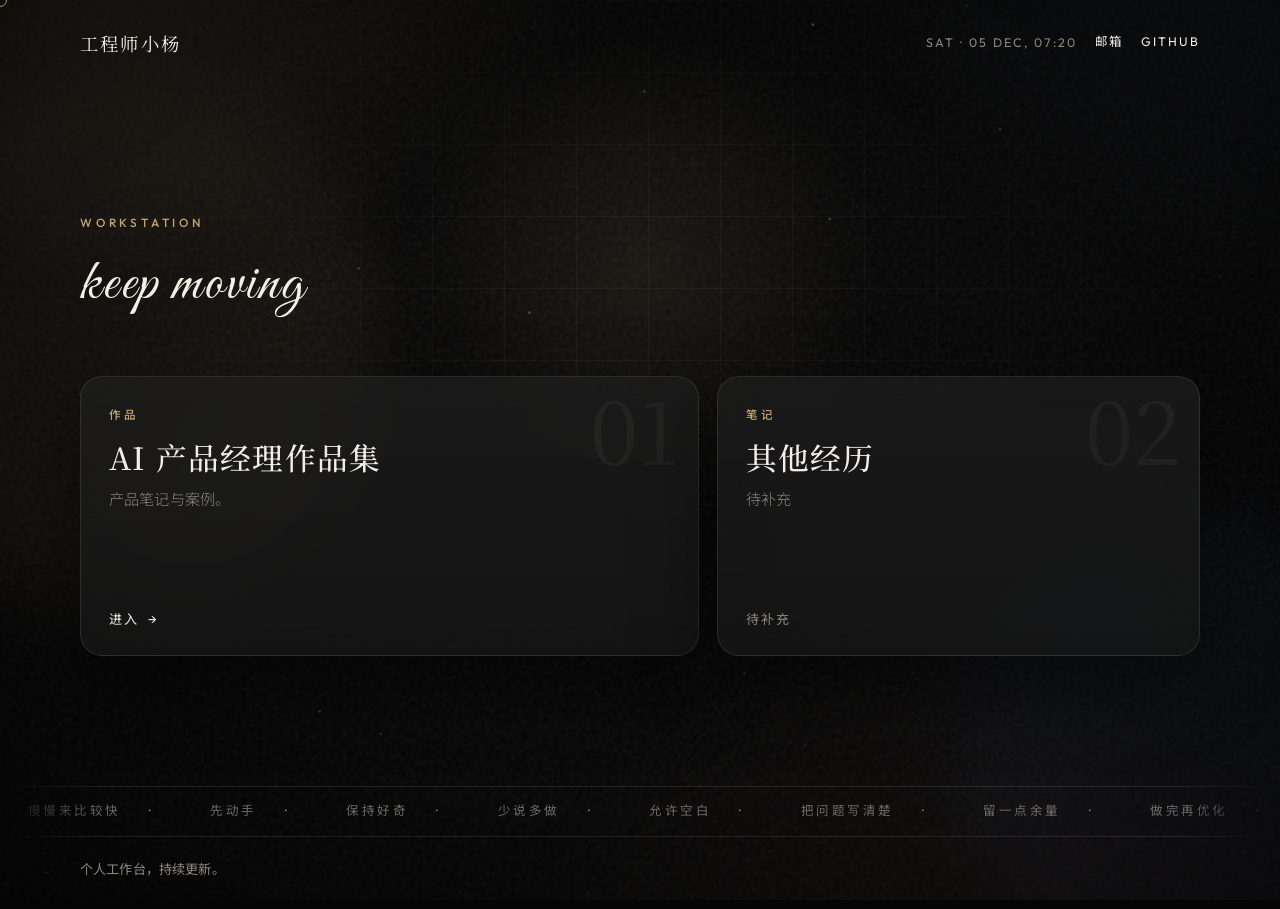
<file: index.html>
<!DOCTYPE html>
<html lang="zh-CN">
<head>
  <meta charset="UTF-8" />
  <meta name="viewport" content="width=device-width, initial-scale=1" />
  <meta name="theme-color" content="#050505" />
  <meta name="description" content="工程师小杨的个人工作台。" />
  <title>工程师小杨 · 工作台</title>
  <link rel="preconnect" href="https://fonts.googleapis.com" />
  <link rel="preconnect" href="https://fonts.gstatic.com" crossorigin />
  <link rel="stylesheet" href="https://fonts.googleapis.com/css2?family=Cormorant+Garamond:ital,wght@0,500;0,600;1,400&family=Great+Vibes&family=Noto+Sans+SC:wght@300;400;500&family=Noto+Serif+SC:wght@500;600&family=Outfit:wght@300;400;500;600&display=swap" />
  <link rel="stylesheet" href="styles.css" />
</head>
<body class="page-home">
  <a class="skip" href="#entries">跳到内容入口</a>

  <div class="fx" aria-hidden="true">
    <div class="fx-aurora"></div>
    <div class="fx-orb fx-orb-a"></div>
    <div class="fx-orb fx-orb-b"></div>
    <div class="fx-grid"></div>
    <canvas class="fx-dust"></canvas>
    <div class="fx-noise"></div>
    <div class="fx-vignette"></div>
    <div class="fx-spotlight"></div>
  </div>
  <div class="cursor" aria-hidden="true"></div>

  <header class="nav">
    <a class="logo" href="./">工程师小杨</a>
    <p class="nav-meta">
      <span data-clock>Workstation</span>
      <a href="mailto:YOUR_EMAIL@example.com">邮箱</a>
      <a href="https://github.com/YOUR_GITHUB_USERNAME" target="_blank" rel="noopener">GitHub</a>
    </p>
  </header>

  <main class="home">
    <section class="hero">
      <p class="eyebrow reveal">Workstation</p>
      <h1 class="hero-name reveal delay-1">keep moving</h1>
    </section>

    <section class="entries" id="entries" aria-label="入口列表">
      <a class="entry-card is-primary reveal delay-3" href="pm/">
        <span class="entry-index">01</span>
        <span class="entry-kicker">作品</span>
        <h2>AI 产品经理作品集</h2>
        <p>产品笔记与案例。</p>
        <span class="entry-cta">进入<span class="arrow">→</span></span>
      </a>

      <div class="entry-card is-placeholder reveal delay-4" aria-disabled="true">
        <span class="entry-index">02</span>
        <span class="entry-kicker">笔记</span>
        <h2>其他经历</h2>
        <p>待补充</p>
        <span class="entry-cta is-muted">待补充</span>
      </div>
    </section>
  </main>

  <div class="marquee" aria-hidden="true">
    <div class="marquee-track">
      <span>慢慢来比较快</span><span>先动手</span><span>保持好奇</span><span>少说多做</span><span>允许空白</span><span>把问题写清楚</span><span>留一点余量</span><span>做完再优化</span>
      <span>慢慢来比较快</span><span>先动手</span><span>保持好奇</span><span>少说多做</span><span>允许空白</span><span>把问题写清楚</span><span>留一点余量</span><span>做完再优化</span>
    </div>
  </div>

  <footer class="site-footer">
    <p>个人工作台，持续更新。</p>
  </footer>

  <script src="site.js"></script>
</body>
</html>
</file>
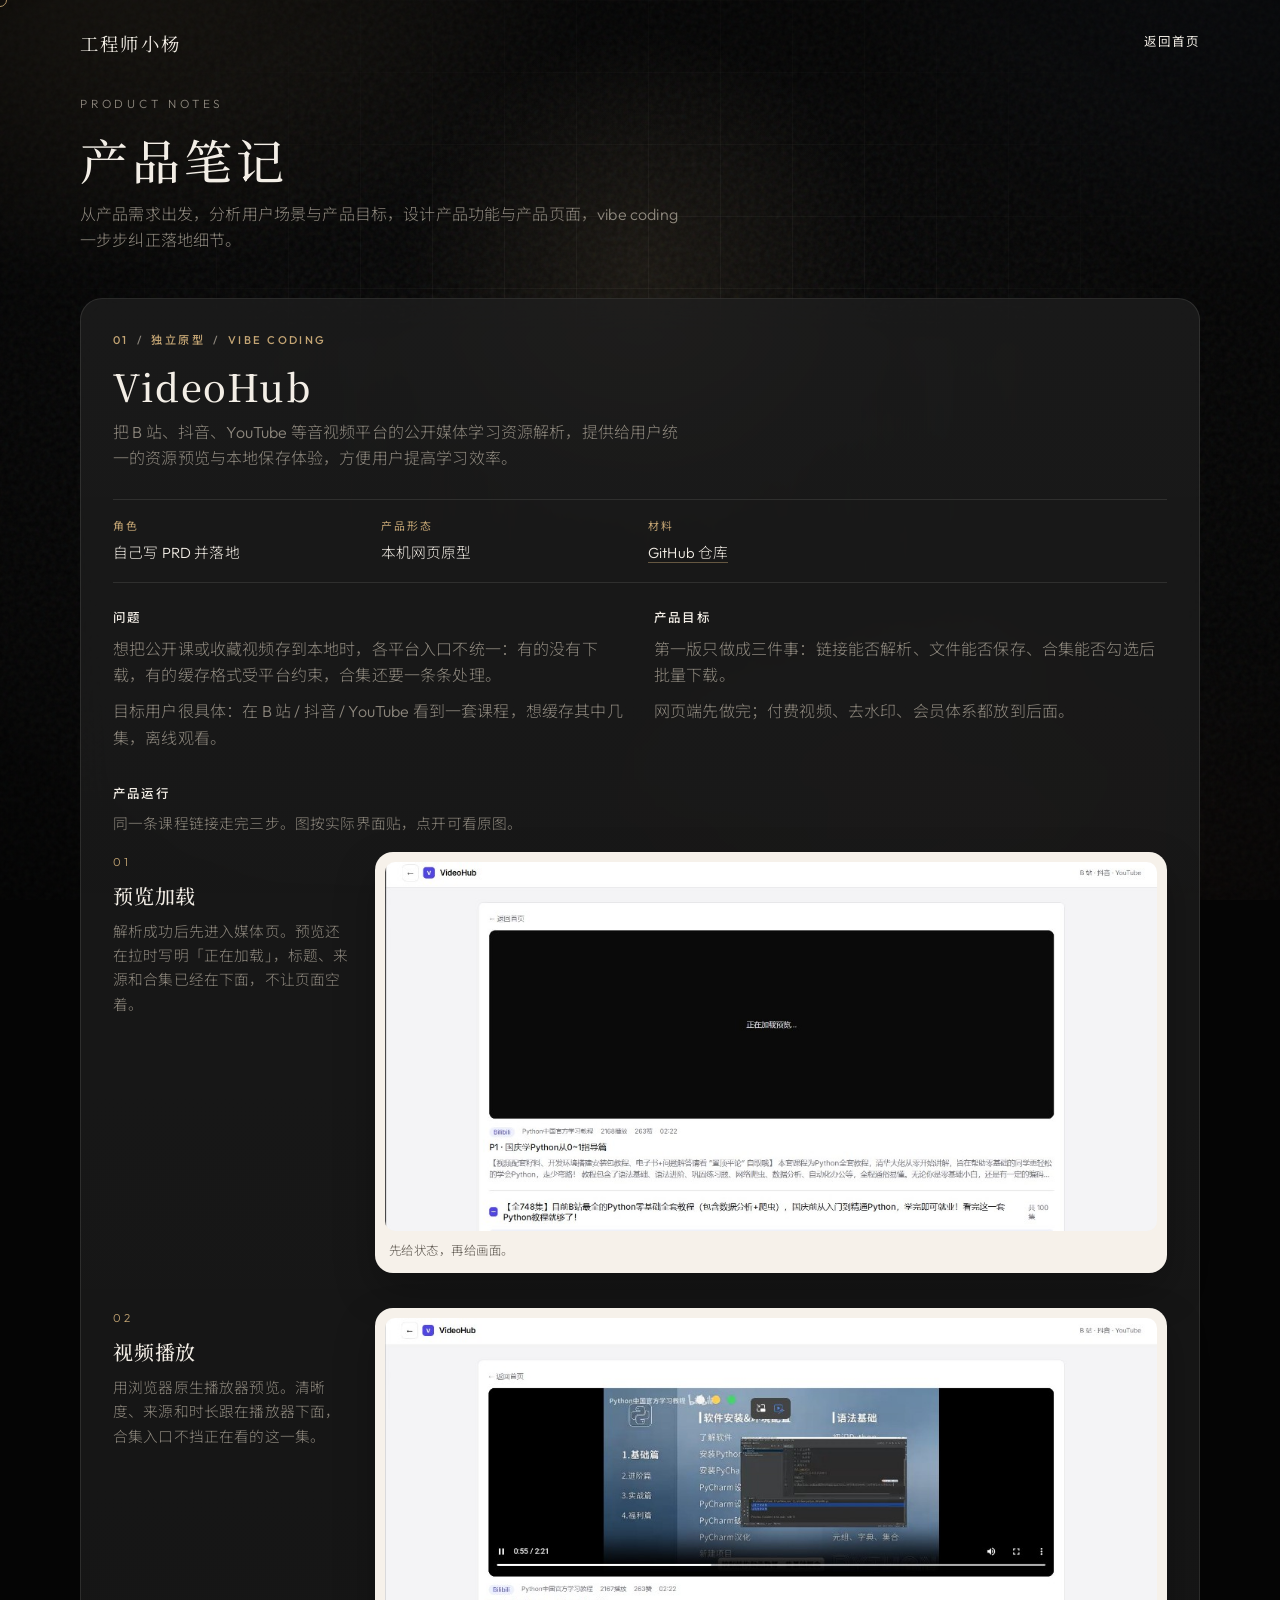
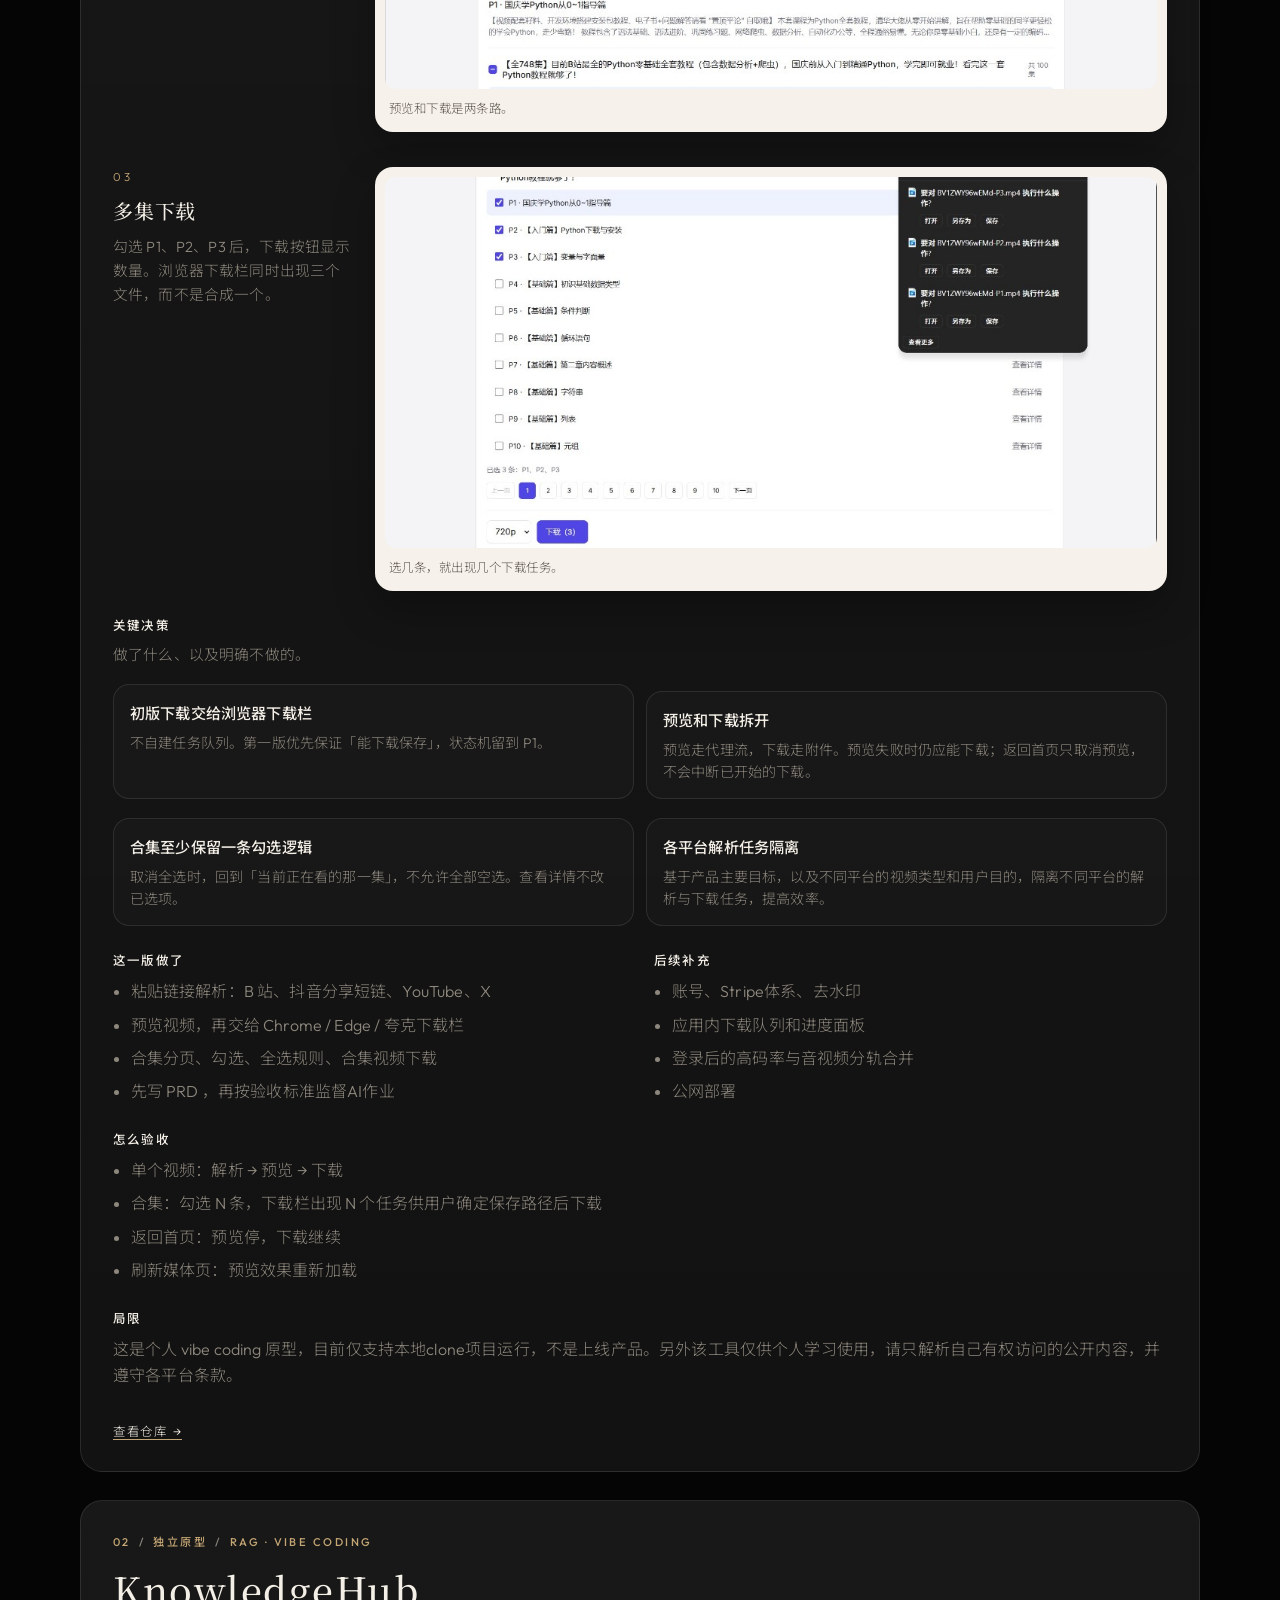
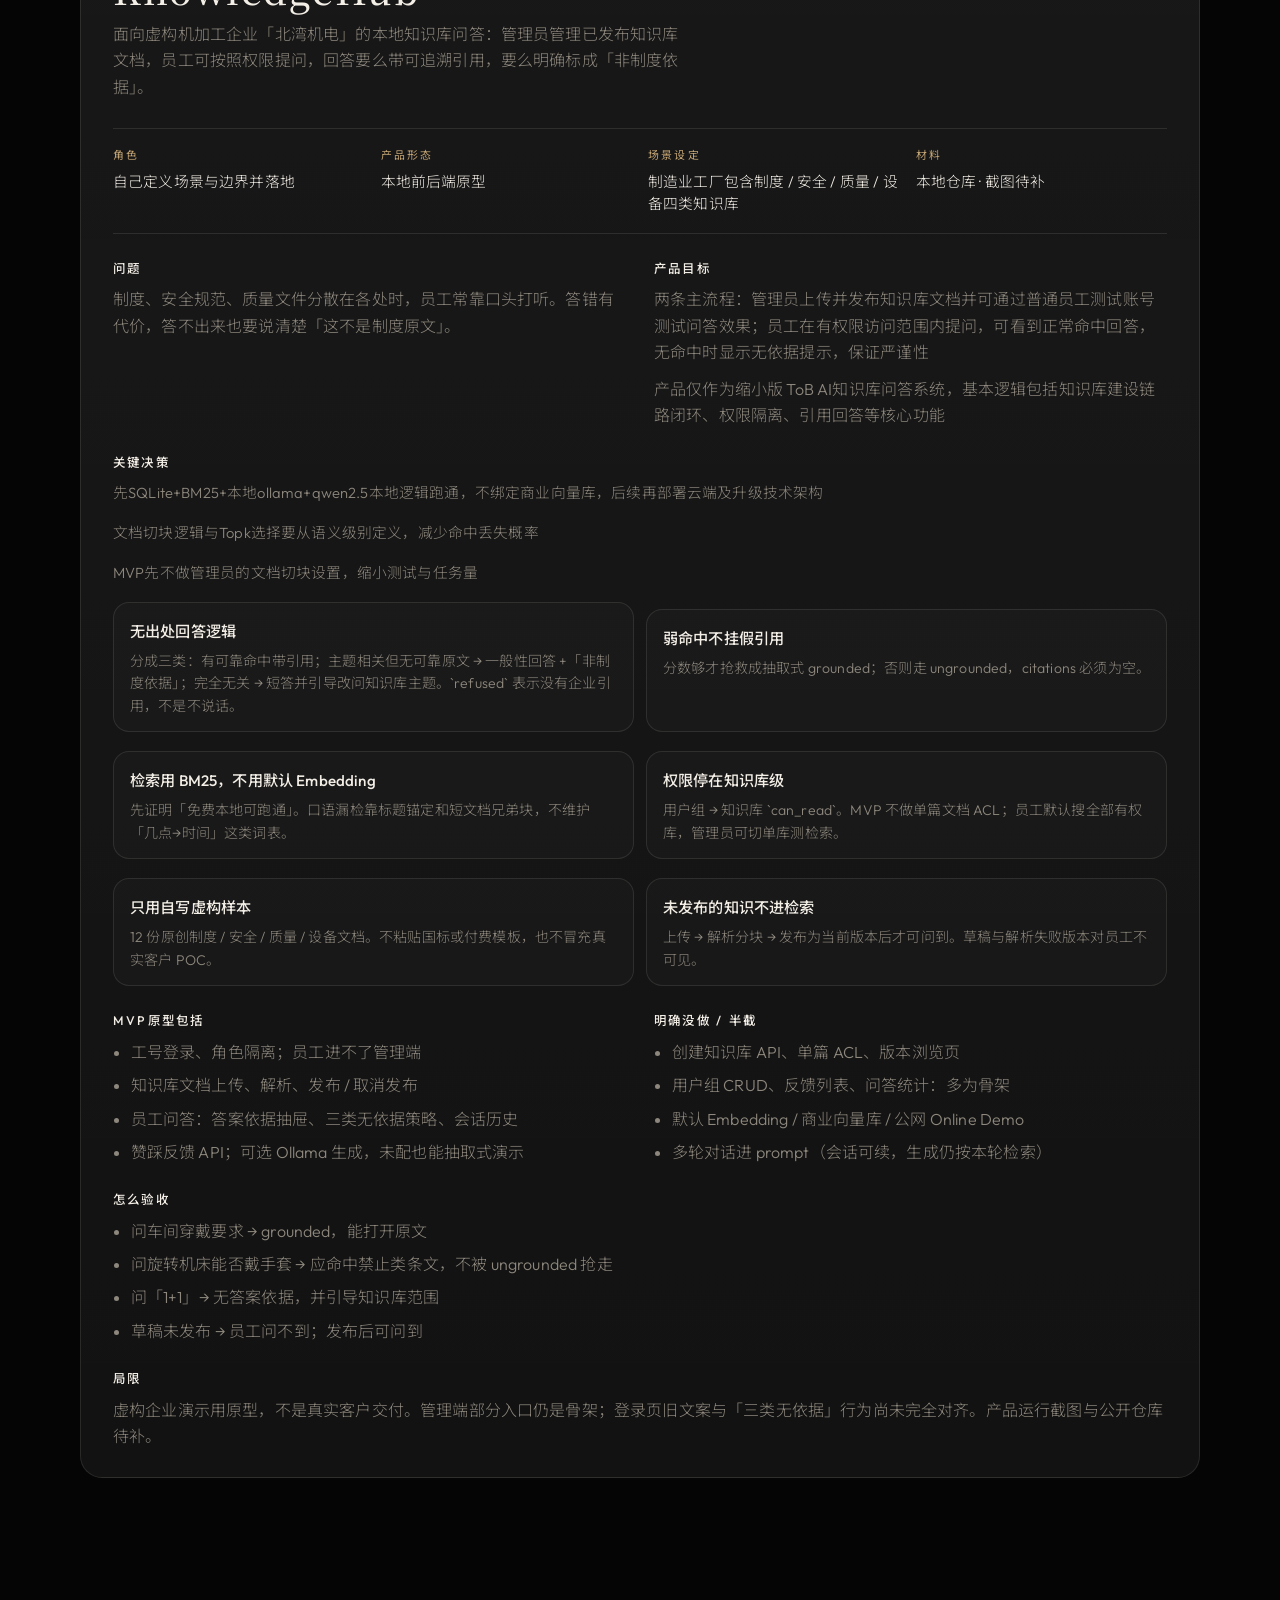
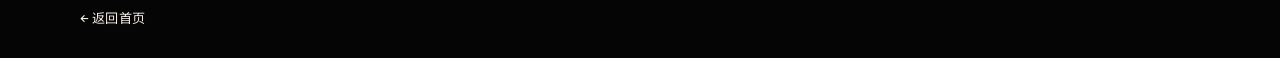
<file: pm/index.html>
<!DOCTYPE html>
<html lang="zh-CN">
<head>
  <meta charset="UTF-8" />
  <meta name="viewport" content="width=device-width, initial-scale=1" />
  <meta name="theme-color" content="#050505" />
  <title>产品笔记 · 工程师小杨</title>
  <link rel="preconnect" href="https://fonts.googleapis.com" />
  <link rel="preconnect" href="https://fonts.gstatic.com" crossorigin />
  <link rel="stylesheet" href="https://fonts.googleapis.com/css2?family=Cormorant+Garamond:ital,wght@0,500;0,600;1,400&family=Great+Vibes&family=Noto+Sans+SC:wght@300;400;500&family=Noto+Serif+SC:wght@500;600&family=Outfit:wght@300;400;500;600&display=swap" />
  <link rel="stylesheet" href="../styles.css" />
  <link rel="stylesheet" href="pm.css" />
</head>
<body class="page-pm">
  <div class="fx" aria-hidden="true">
    <div class="fx-aurora"></div>
    <div class="fx-grid"></div>
    <div class="fx-noise"></div>
    <div class="fx-vignette"></div>
    <div class="fx-spotlight"></div>
  </div>
  <div class="cursor" aria-hidden="true"></div>

  <header class="nav">
    <a class="logo" href="../">工程师小杨</a>
    <p class="nav-meta">
      <a href="../">返回首页</a>
    </p>
  </header>

  <main class="wrap pm">
    <section class="intro">
      <p class="eyebrow">Product Notes</p>
      <h1>产品笔记</h1>
      <p>从产品需求出发，分析用户场景与产品目标，设计产品功能与产品页面，vibe coding一步步纠正落地细节。</p>
    </section>

    <article class="work" id="videohub">
      <div class="work-head">
        <div class="work-kicker">
          <span>01</span>
          <span>独立原型</span>
          <span>Vibe Coding</span>
        </div>
        <h2>VideoHub</h2>
        <p class="work-lede">把 B 站、抖音、YouTube 等音视频平台的公开媒体学习资源解析，提供给用户统一的资源预览与本地保存体验，方便用户提高学习效率。</p>
      </div>

      <dl class="work-facts">
        <div>
          <dt>角色</dt>
          <dd>自己写 PRD 并落地</dd>
        </div>
        <div>
          <dt>产品形态</dt>
          <dd>本机网页原型</dd>
        </div>
        <div>
          <dt>材料</dt>
          <dd><a href="https://github.com/SuXiaoQiz6/videohub_local" target="_blank" rel="noopener">GitHub 仓库</a></dd>
        </div>
      </dl>

      <div class="work-split">
        <section>
          <h3>问题</h3>
          <p>想把公开课或收藏视频存到本地时，各平台入口不统一：有的没有下载，有的缓存格式受平台约束，合集还要一条条处理。</p>
          <p>目标用户很具体：在 B 站 / 抖音 / YouTube 看到一套课程，想缓存其中几集，离线观看。</p>
        </section>
        <section>
          <h3>产品目标</h3>
          <p>第一版只做成三件事：链接能否解析、文件能否保存、合集能否勾选后批量下载。</p>
          <p>网页端先做完；付费视频、去水印、会员体系都放到后面。</p>
        </section>
      </div>

      <section class="work-block shots" aria-label="产品运行">
        <h3>产品运行</h3>
        <p class="work-note">同一条课程链接走完三步。图按实际界面贴，点开可看原图。</p>
        <ol class="shot-list">
          <li>
            <div class="shot-copy">
              <span class="shot-step">01</span>
              <h4>预览加载</h4>
              <p>解析成功后先进入媒体页。预览还在拉时写明「正在加载」，标题、来源和合集已经在下面，不让页面空着。</p>
            </div>
            <figure class="shot-frame">
              <a href="assets/videohub-loading.jpg" target="_blank" rel="noopener">
                <img src="assets/videohub-loading.jpg" alt="VideoHub 媒体页正在加载预览，下方已显示 B 站课程标题与合集信息" />
              </a>
              <figcaption>先给状态，再给画面。</figcaption>
            </figure>
          </li>
          <li>
            <div class="shot-copy">
              <span class="shot-step">02</span>
              <h4>视频播放</h4>
              <p>用浏览器原生播放器预览。清晰度、来源和时长跟在播放器下面，合集入口不挡正在看的这一集。</p>
            </div>
            <figure class="shot-frame">
              <a href="assets/videohub-playback.jpg" target="_blank" rel="noopener">
                <img src="assets/videohub-playback.jpg" alt="VideoHub 正在播放 B 站 Python 课程，画面下方有标题、播放量和时长" />
              </a>
              <figcaption>预览和下载是两条路。</figcaption>
            </figure>
          </li>
          <li>
            <div class="shot-copy">
              <span class="shot-step">03</span>
              <h4>多集下载</h4>
              <p>勾选 P1、P2、P3 后，下载按钮显示数量。浏览器下载栏同时出现三个文件，而不是合成一个。</p>
            </div>
            <figure class="shot-frame">
              <a href="assets/videohub-download.jpg" target="_blank" rel="noopener">
                <img src="assets/videohub-download.jpg" alt="VideoHub 勾选三集后，浏览器下载栏同时保存三个 mp4 文件" />
              </a>
              <figcaption>选几条，就出现几个下载任务。</figcaption>
            </figure>
          </li>
        </ol>
      </section>

      <section class="work-block">
        <h3>关键决策</h3>
        <p class="work-note">做了什么、以及明确不做的。</p>
        <ol class="decision-list">
          <li>
            <strong>初版下载交给浏览器下载栏</strong>
            <span>不自建任务队列。第一版优先保证「能下载保存」，状态机留到 P1。</span>
          </li>
          <li>
            <strong>预览和下载拆开</strong>
            <span>预览走代理流，下载走附件。预览失败时仍应能下载；返回首页只取消预览，不会中断已开始的下载。</span>
          </li>
          <li>
            <strong>合集至少保留一条勾选逻辑</strong>
            <span>取消全选时，回到「当前正在看的那一集」，不允许全部空选。查看详情不改已选项。</span>
          </li>
          <li>
            <strong>各平台解析任务隔离</strong>
            <span>基于产品主要目标，以及不同平台的视频类型和用户目的，隔离不同平台的解析与下载任务，提高效率。</span>
          </li>
        </ol>
      </section>

      <div class="work-split">
        <section>
          <h3>这一版做了</h3>
          <ul>
            <li>粘贴链接解析：B 站、抖音分享短链、YouTube、X</li>
            <li>预览视频，再交给 Chrome / Edge / 夸克下载栏</li>
            <li>合集分页、勾选、全选规则、合集视频下载</li>
            <li>先写 PRD ，再按验收标准监督AI作业</li>
          </ul>
        </section>
        <section>
          <h3>后续补充</h3>
          <ul>
            <li>账号、Stripe体系、去水印</li>
            <li>应用内下载队列和进度面板</li>
            <li>登录后的高码率与音视频分轨合并</li>
            <li>公网部署</li>
          </ul>
        </section>
      </div>

      <section class="work-block">
        <h3>怎么验收</h3>
        <ul class="plain-list">
          <li>单个视频：解析 → 预览 → 下载</li>
          <li>合集：勾选 N 条，下载栏出现 N 个任务供用户确定保存路径后下载</li>
          <li>返回首页：预览停，下载继续</li>
          <li>刷新媒体页：预览效果重新加载</li>
        </ul>
      </section>

      <section class="work-block">
        <h3>局限</h3>
        <p>这是个人 vibe coding 原型，目前仅支持本地clone项目运行，不是上线产品。另外该工具仅供个人学习使用，请只解析自己有权访问的公开内容，并遵守各平台条款。</p>
      </section>

      <p class="work-cta">
        <a class="text-link" href="https://github.com/SuXiaoQiz6/videohub_local" target="_blank" rel="noopener">查看仓库 →</a>
      </p>
    </article>

    <article class="work" id="knowledgehub">
      <div class="work-head">
        <div class="work-kicker">
          <span>02</span>
          <span>独立原型</span>
          <span>RAG · Vibe Coding</span>
        </div>
        <h2>KnowledgeHub</h2>
        <p class="work-lede">面向虚构机加工企业「北湾机电」的本地知识库问答：管理员管理已发布知识库文档，员工可按照权限提问，回答要么带可追溯引用，要么明确标成「非制度依据」。</p>
      </div>

      <dl class="work-facts">
        <div>
          <dt>角色</dt>
          <dd>自己定义场景与边界并落地</dd>
        </div>
        <div>
          <dt>产品形态</dt>
          <dd>本地前后端原型</dd>
        </div>
        <div>
          <dt>场景设定</dt>
          <dd>制造业工厂包含制度 / 安全 / 质量 / 设备四类知识库</dd>
        </div>
        <div>
          <dt>材料</dt>
          <dd>本地仓库 · 截图待补</dd>
        </div>
      </dl>

      <div class="work-split">
        <section>
          <h3>问题</h3>
          <p>制度、安全规范、质量文件分散在各处时，员工常靠口头打听。答错有代价，答不出来也要说清楚「这不是制度原文」。</p>
        </section>
        <section>
          <h3>产品目标</h3>
          <p>两条主流程：管理员上传并发布知识库文档并可通过普通员工测试账号测试问答效果；员工在有权限访问范围内提问，可看到正常命中回答，无命中时显示无依据提示，保证严谨性</p>
          <p>产品仅作为缩小版 ToB AI知识库问答系统，基本逻辑包括知识库建设链路闭环、权限隔离、引用回答等核心功能</p>
        </section>
      </div>

      <section class="work-block">
        <h3>关键决策</h3>
        <p class="work-note">先SQLite+BM25+本地ollama+qwen2.5本地逻辑跑通，不绑定商业向量库，后续再部署云端及升级技术架构</p>
        <p class="work-note">文档切块逻辑与Topk选择要从语义级别定义，减少命中丢失概率</p>
        <p class="work-note">MVP先不做管理员的文档切块设置，缩小测试与任务量</p>
        
        <ol class="decision-list">
          <li>
            <strong>无出处回答逻辑</strong>
            <span>分成三类：有可靠命中带引用；主题相关但无可靠原文 → 一般性回答 +「非制度依据」；完全无关 → 短答并引导改问知识库主题。`refused` 表示没有企业引用，不是不说话。</span>
          </li>
          <li>
            <strong>弱命中不挂假引用</strong>
            <span>分数够才抢救成抽取式 grounded；否则走 ungrounded，citations 必须为空。</span>
          </li>
          <li>
            <strong>检索用 BM25，不用默认 Embedding</strong>
            <span>先证明「免费本地可跑通」。口语漏检靠标题锚定和短文档兄弟块，不维护「几点→时间」这类词表。</span>
          </li>
          <li>
            <strong>权限停在知识库级</strong>
            <span>用户组 → 知识库 `can_read`。MVP 不做单篇文档 ACL；员工默认搜全部有权库，管理员可切单库测检索。</span>
          </li>
          <li>
            <strong>只用自写虚构样本</strong>
            <span>12 份原创制度 / 安全 / 质量 / 设备文档。不粘贴国标或付费模板，也不冒充真实客户 POC。</span>
          </li>
          <li>
            <strong>未发布的知识不进检索</strong>
            <span>上传 → 解析分块 → 发布为当前版本后才可问到。草稿与解析失败版本对员工不可见。</span>
          </li>
        </ol>
      </section>

      <div class="work-split">
        <section>
          <h3>MVP原型包括</h3>
          <ul>
            <li>工号登录、角色隔离；员工进不了管理端</li>
            <li>知识库文档上传、解析、发布 / 取消发布</li>
            <li>员工问答：答案依据抽屉、三类无依据策略、会话历史</li>
            <li>赞踩反馈 API；可选 Ollama 生成，未配也能抽取式演示</li>
          </ul>
        </section>
        <section>
          <h3>明确没做 / 半截</h3>
          <ul>
            <li>创建知识库 API、单篇 ACL、版本浏览页</li>
            <li>用户组 CRUD、反馈列表、问答统计：多为骨架</li>
            <li>默认 Embedding / 商业向量库 / 公网 Online Demo</li>
            <li>多轮对话进 prompt（会话可续，生成仍按本轮检索）</li>
          </ul>
        </section>
      </div>

      <section class="work-block">
        <h3>怎么验收</h3>
        <ul class="plain-list">
          <li>问车间穿戴要求 → grounded，能打开原文</li>
          <li>问旋转机床能否戴手套 → 应命中禁止类条文，不被 ungrounded 抢走</li>
          <li>问「1+1」→ 无答案依据，并引导知识库范围</li>
          <li>草稿未发布 → 员工问不到；发布后可问到</li>
        </ul>
      </section>

      <section class="work-block">
        <h3>局限</h3>
        <p>虚构企业演示用原型，不是真实客户交付。管理端部分入口仍是骨架；登录页旧文案与「三类无依据」行为尚未完全对齐。产品运行截图与公开仓库待补。</p>
      </section>
    </article>
  </main>

  <footer class="site-footer wrap">
    <p><a href="../">← 返回首页</a></p>
  </footer>

  <script src="../site.js"></script>
</body>
</html>
</file>
<file: styles.css>
:root {
  --bg: #050505;
  --bg-elevated: rgba(18, 18, 18, 0.72);
  --text: #f3eee6;
  --text-muted: #8d877d;
  --accent: #c4a574;
  --accent-soft: rgba(196, 165, 116, 0.16);
  --line: rgba(243, 238, 230, 0.1);
  --line-strong: rgba(243, 238, 230, 0.22);
  --shadow: 0 30px 80px rgba(0, 0, 0, 0.45);
  --radius: 22px;
  --font-display: "Noto Serif SC", "Cormorant Garamond", "Songti SC", "STSong", "SimSun", serif;
  --font-script: "Great Vibes", "Segoe Script", "Lucida Handwriting", cursive;
  --font-sans: "Outfit", "Noto Sans SC", "PingFang SC", "Microsoft YaHei", sans-serif;
  --wrap: min(1120px, calc(100% - 40px));
  --mx: 50%;
  --my: 30%;
}

*,
*::before,
*::after {
  box-sizing: border-box;
}

html {
  color-scheme: dark;
  scroll-behavior: smooth;
}

body {
  margin: 0;
  min-height: 100vh;
  font-family: var(--font-sans);
  font-weight: 400;
  color: var(--text);
  background: var(--bg);
  line-height: 1.65;
  letter-spacing: 0.01em;
  overflow-x: hidden;
}

body.has-cursor,
body.has-cursor a,
body.has-cursor button {
  cursor: none;
}

img {
  max-width: 100%;
}

a {
  color: inherit;
  text-decoration: none;
}

h1,
h2,
h3 {
  margin: 0;
  font-weight: 500;
  letter-spacing: 0;
  line-height: 1.15;
}

p {
  margin: 0;
}

.skip {
  position: absolute;
  left: 16px;
  top: -40px;
  z-index: 20;
  padding: 8px 12px;
  background: var(--accent);
  color: #111;
  font-size: 13px;
}

.skip:focus {
  top: 16px;
}

.fx {
  position: fixed;
  inset: 0;
  z-index: 0;
  pointer-events: none;
  overflow: hidden;
}

.fx-aurora {
  position: absolute;
  inset: -20%;
  background:
    radial-gradient(ellipse 50% 42% at 18% 12%, rgba(196, 165, 116, 0.16), transparent 58%),
    radial-gradient(ellipse 42% 48% at 86% 8%, rgba(92, 116, 158, 0.12), transparent 60%),
    radial-gradient(ellipse 46% 40% at 72% 88%, rgba(140, 86, 68, 0.1), transparent 62%);
  filter: blur(8px);
  animation: aurora 18s ease-in-out infinite alternate;
}

.fx-orb {
  position: absolute;
  border-radius: 50%;
  filter: blur(40px);
  opacity: 0.55;
}

.fx-orb-a {
  width: 42vw;
  height: 42vw;
  left: -12vw;
  top: 8vh;
  background: rgba(196, 165, 116, 0.14);
  animation: float-a 22s ease-in-out infinite;
}

.fx-orb-b {
  width: 36vw;
  height: 36vw;
  right: -10vw;
  bottom: -8vh;
  background: rgba(72, 96, 140, 0.16);
  animation: float-b 26s ease-in-out infinite;
}

.fx-grid {
  position: absolute;
  inset: 0;
  background-image:
    linear-gradient(rgba(243, 238, 230, 0.045) 1px, transparent 1px),
    linear-gradient(90deg, rgba(243, 238, 230, 0.045) 1px, transparent 1px);
  background-size: 72px 72px;
  mask-image: radial-gradient(ellipse 70% 60% at 50% 30%, black 10%, transparent 72%);
  animation: grid-drift 28s linear infinite;
}

.fx-dust {
  position: absolute;
  inset: 0;
  width: 100%;
  height: 100%;
}

.fx-noise {
  position: absolute;
  inset: 0;
  opacity: 0.1;
  mix-blend-mode: overlay;
  background-image: url("data:image/svg+xml,%3Csvg viewBox='0 0 200 200' xmlns='http://www.w3.org/2000/svg'%3E%3Cfilter id='n'%3E%3CfeTurbulence type='fractalNoise' baseFrequency='0.85' numOctaves='4' stitchTiles='stitch'/%3E%3C/filter%3E%3Crect width='100%25' height='100%25' filter='url(%23n)' opacity='0.72'/%3E%3C/svg%3E");
}

.fx-vignette {
  position: absolute;
  inset: 0;
  background: radial-gradient(ellipse at center, transparent 42%, rgba(0, 0, 0, 0.55) 100%);
}

.fx-spotlight {
  position: absolute;
  inset: 0;
  background: radial-gradient(520px circle at var(--mx) var(--my), rgba(196, 165, 116, 0.1), transparent 46%);
}

.cursor {
  display: none;
  position: fixed;
  top: 0;
  left: 0;
  z-index: 30;
  width: 14px;
  height: 14px;
  margin: -7px 0 0 -7px;
  border: 1px solid var(--accent);
  border-radius: 50%;
  pointer-events: none;
  mix-blend-mode: difference;
  transition: width 0.2s ease, height 0.2s ease, margin 0.2s ease, background 0.2s ease;
}

body.has-cursor .cursor {
  display: block;
}

body.is-pointer .cursor {
  width: 42px;
  height: 42px;
  margin: -21px 0 0 -21px;
  background: rgba(196, 165, 116, 0.12);
}

.nav,
.home,
.site-footer,
.marquee,
.wrap {
  position: relative;
  z-index: 1;
}

.nav {
  display: flex;
  align-items: center;
  justify-content: space-between;
  gap: 24px;
  width: var(--wrap);
  margin: 0 auto;
  padding: 28px 0 8px;
}

.logo {
  font-family: var(--font-display);
  font-size: 1.15rem;
  letter-spacing: 0.12em;
}

.nav-meta {
  display: flex;
  flex-wrap: wrap;
  align-items: center;
  justify-content: flex-end;
  gap: 8px 18px;
  color: var(--text-muted);
  font-size: 0.78rem;
  letter-spacing: 0.16em;
  text-transform: uppercase;
}

.nav-meta a {
  color: var(--text);
  border-bottom: 1px solid transparent;
  transition: color 0.25s ease, border-color 0.25s ease;
}

.nav-meta a:hover,
.nav-meta a:focus-visible {
  color: var(--accent);
  border-bottom-color: var(--accent);
}

.home {
  width: var(--wrap);
  margin: 0 auto;
  min-height: calc(100vh - 180px);
  display: flex;
  flex-direction: column;
  justify-content: center;
  padding: 48px 0 32px;
}

.hero {
  max-width: 820px;
  margin-bottom: 56px;
}

.eyebrow {
  margin-bottom: 18px;
  color: var(--accent);
  font-size: 0.74rem;
  font-weight: 500;
  letter-spacing: 0.32em;
  text-transform: uppercase;
}

.hero-name {
  font-family: var(--font-script);
  font-size: clamp(2.4rem, 5.4vw, 3.6rem);
  font-weight: 400;
  line-height: 1.2;
  letter-spacing: 0.04em;
}

.lede {
  max-width: 38em;
  margin-top: 22px;
  color: var(--text-muted);
  font-size: clamp(1rem, 1.5vw, 1.18rem);
  font-weight: 300;
}

.entries {
  display: grid;
  grid-template-columns: 1.28fr 1fr;
  gap: 18px;
}

.entry-card {
  position: relative;
  overflow: hidden;
  display: flex;
  flex-direction: column;
  min-height: 280px;
  padding: 28px 28px 24px;
  border: 1px solid var(--line);
  border-radius: var(--radius);
  background:
    linear-gradient(180deg, rgba(255, 255, 255, 0.035), rgba(255, 255, 255, 0.015)),
    var(--bg-elevated);
  box-shadow: var(--shadow);
  backdrop-filter: blur(22px);
  transition: transform 0.45s ease, border-color 0.45s ease, background 0.45s ease;
}

.entry-card::before {
  content: "";
  position: absolute;
  inset: 0;
  background: radial-gradient(
    420px circle at calc(var(--px, 0.5) * 100%) calc(var(--py, 0.2) * 100%),
    rgba(196, 165, 116, 0.16),
    transparent 42%
  );
  opacity: 0;
  transition: opacity 0.35s ease;
  pointer-events: none;
}

.entry-card.is-primary:hover,
.entry-card.is-primary:focus-visible {
  transform: translateY(-6px);
  border-color: rgba(196, 165, 116, 0.45);
}

.entry-card.is-primary:hover::before,
.entry-card.is-primary:focus-visible::before {
  opacity: 1;
}

.entry-index {
  position: absolute;
  right: 18px;
  top: 8px;
  font-family: var(--font-display);
  font-size: 5.4rem;
  line-height: 1;
  color: rgba(243, 238, 230, 0.05);
  pointer-events: none;
}

.entry-kicker {
  display: inline-block;
  margin-bottom: 16px;
  color: var(--accent);
  font-size: 0.72rem;
  font-weight: 500;
  letter-spacing: 0.28em;
  text-transform: uppercase;
}

.entry-card h2 {
  font-family: var(--font-display);
  font-size: clamp(1.7rem, 2.4vw, 2.15rem);
  letter-spacing: 0.04em;
}

.entry-card p {
  max-width: 28em;
  margin-top: 12px;
  color: var(--text-muted);
  font-size: 0.95rem;
  font-weight: 300;
}

.entry-cta {
  display: inline-flex;
  align-items: center;
  gap: 8px;
  margin-top: auto;
  padding-top: 28px;
  color: var(--text);
  font-size: 0.82rem;
  letter-spacing: 0.18em;
  text-transform: uppercase;
}

.entry-cta .arrow {
  display: inline-block;
  transition: transform 0.3s ease;
}

.entry-card.is-primary:hover .arrow,
.entry-card.is-primary:focus-visible .arrow {
  transform: translateX(6px);
}

.entry-cta.is-muted,
.entry-card.is-placeholder .entry-cta {
  color: var(--text-muted);
}

.entry-card.is-placeholder {
  opacity: 0.72;
}

.marquee {
  overflow: hidden;
  border-top: 1px solid var(--line);
  border-bottom: 1px solid var(--line);
  mask-image: linear-gradient(90deg, transparent, black 8%, black 92%, transparent);
}

.marquee-track {
  display: flex;
  width: max-content;
  gap: 0;
  animation: marquee 32s linear infinite;
}

.marquee-track span {
  padding: 14px 28px;
  color: rgba(243, 238, 230, 0.42);
  font-size: 0.78rem;
  letter-spacing: 0.28em;
  text-transform: uppercase;
  white-space: nowrap;
}

.marquee-track span::after {
  content: "·";
  margin-left: 28px;
  color: var(--accent);
}

.site-footer {
  width: var(--wrap);
  margin: 0 auto;
  padding: 22px 0 28px;
  color: var(--text-muted);
  font-size: 0.82rem;
}

.site-footer a {
  color: var(--text);
}

.site-footer a:hover,
.site-footer a:focus-visible {
  color: var(--accent);
}

.wrap {
  width: var(--wrap);
  margin: 0 auto;
}

.site-header {
  position: relative;
  z-index: 1;
  width: var(--wrap);
  margin: 0 auto;
  padding: 28px 0 8px;
}

.site-header .brand {
  font-family: var(--font-display);
  font-size: 1.15rem;
  letter-spacing: 0.12em;
}

.site-header .tagline,
.site-header .back {
  color: var(--text-muted);
  font-size: 0.88rem;
}

.site-header .back {
  margin-bottom: 12px;
}

.site-header a:hover,
.site-header a:focus-visible {
  color: var(--accent);
}

.reveal {
  animation: rise 0.9s ease both;
}

.delay-1 { animation-delay: 0.08s; }
.delay-2 { animation-delay: 0.16s; }
.delay-3 { animation-delay: 0.26s; }
.delay-4 { animation-delay: 0.36s; }

@keyframes rise {
  from {
    opacity: 0;
    transform: translateY(18px);
  }
  to {
    opacity: 1;
    transform: none;
  }
}

@keyframes aurora {
  from { transform: translate3d(0, 0, 0) scale(1); }
  to { transform: translate3d(3%, -2%, 0) scale(1.06); }
}

@keyframes float-a {
  0%, 100% { transform: translate3d(0, 0, 0); }
  50% { transform: translate3d(8%, 12%, 0); }
}

@keyframes float-b {
  0%, 100% { transform: translate3d(0, 0, 0); }
  50% { transform: translate3d(-10%, -8%, 0); }
}

@keyframes grid-drift {
  from { background-position: 0 0, 0 0; }
  to { background-position: 72px 72px, 72px 72px; }
}

@keyframes marquee {
  from { transform: translateX(0); }
  to { transform: translateX(-50%); }
}

@media (max-width: 820px) {
  :root {
    --wrap: min(1120px, calc(100% - 32px));
  }

  .nav {
    align-items: flex-start;
    flex-direction: column;
    gap: 12px;
  }

  .nav-meta {
    width: 100%;
    justify-content: flex-start;
  }

  .home {
    min-height: auto;
    padding-top: 36px;
  }

  .hero {
    margin-bottom: 36px;
  }

  .hero-name {
    letter-spacing: 0.04em;
  }

  .entries {
    grid-template-columns: 1fr;
  }

  .entry-card {
    min-height: 220px;
  }
}

@media (prefers-reduced-motion: reduce) {
  html {
    scroll-behavior: auto;
  }

  .fx-aurora,
  .fx-orb,
  .fx-grid,
  .marquee-track,
  .reveal {
    animation: none;
  }

  .reveal {
    opacity: 1;
    transform: none;
  }

  .entry-card.is-primary:hover,
  .entry-card.is-primary:focus-visible {
    transform: none;
  }
}
</file>
<file: pm/pm.css>
@charset "utf-8";

.page-pm main.wrap {
  min-height: auto;
  padding-top: 28px;
  padding-bottom: 80px;
}

.pm .intro {
  max-width: 38em;
  margin-bottom: 44px;
}

.pm h1 {
  font-family: var(--font-display);
  font-size: clamp(2rem, 4.4vw, 3rem);
  letter-spacing: 0.08em;
  margin-bottom: 14px;
}

.pm .intro p {
  color: var(--text-muted);
  font-weight: 300;
}

.work {
  margin-bottom: 28px;
  padding: 32px 32px 28px;
  border: 1px solid var(--line);
  border-radius: var(--radius);
  background:
    linear-gradient(180deg, rgba(255, 255, 255, 0.045), rgba(255, 255, 255, 0.016)),
    var(--bg-elevated);
  backdrop-filter: blur(18px);
}

.work.is-compact {
  padding: 26px 28px 22px;
}

.work-kicker {
  display: flex;
  flex-wrap: wrap;
  gap: 8px;
  margin-bottom: 16px;
}

.work-kicker span {
  color: var(--accent);
  font-size: 0.7rem;
  font-weight: 500;
  letter-spacing: 0.22em;
  text-transform: uppercase;
}

.work-kicker span:not(:last-child)::after {
  content: "/";
  margin-left: 8px;
  color: var(--text-muted);
}

.work h2 {
  font-family: var(--font-display);
  font-size: clamp(1.7rem, 3vw, 2.35rem);
  letter-spacing: 0.04em;
  margin-bottom: 10px;
}

.work-lede {
  max-width: 36em;
  color: var(--text-muted);
  font-weight: 300;
}

.work-facts {
  display: grid;
  grid-template-columns: repeat(4, minmax(0, 1fr));
  gap: 16px;
  margin: 28px 0 8px;
  padding: 18px 0;
  border-top: 1px solid var(--line);
  border-bottom: 1px solid var(--line);
}

.work-facts dt {
  margin-bottom: 6px;
  color: var(--accent);
  font-size: 0.68rem;
  letter-spacing: 0.2em;
  text-transform: uppercase;
}

.work-facts dd {
  margin: 0;
  color: var(--text);
  font-size: 0.92rem;
  font-weight: 300;
  line-height: 1.5;
}

.work-facts a {
  border-bottom: 1px solid rgba(196, 165, 116, 0.45);
}

.work-facts a:hover,
.work-facts a:focus-visible {
  color: var(--accent);
}

.work-split {
  display: grid;
  grid-template-columns: 1fr 1fr;
  gap: 28px;
  margin-top: 28px;
}

.work h3 {
  margin: 0 0 10px;
  font-size: 0.78rem;
  letter-spacing: 0.18em;
  text-transform: uppercase;
  color: var(--text);
}

.work p,
.work li {
  color: var(--text-muted);
  font-weight: 300;
}

.work p + p {
  margin-top: 10px;
}

.work ul {
  margin: 0;
  padding-left: 1.1em;
}

.work li + li {
  margin-top: 7px;
}

.work-block {
  margin-top: 28px;
}

.work-note {
  margin-bottom: 16px;
  font-size: 0.92rem;
}

.decision-list {
  margin: 0;
  padding: 0;
  list-style: none;
  display: grid;
  grid-template-columns: 1fr 1fr;
  gap: 12px;
}

.decision-list li {
  padding: 16px 16px 14px;
  border: 1px solid var(--line);
  border-radius: 16px;
  background: rgba(255, 255, 255, 0.02);
}

.decision-list strong {
  display: block;
  margin-bottom: 6px;
  color: var(--text);
  font-size: 0.95rem;
  font-weight: 500;
}

.decision-list span {
  display: block;
  font-size: 0.88rem;
  line-height: 1.6;
}

.plain-list {
  margin: 0;
  padding-left: 1.1em;
}

.work-cta {
  margin: 28px 0 0;
}

.text-link {
  color: var(--text);
  letter-spacing: 0.14em;
  text-transform: uppercase;
  font-size: 0.78rem;
  border-bottom: 1px solid var(--accent);
}

.text-link:hover,
.text-link:focus-visible {
  color: var(--accent);
}

@media (max-width: 860px) {
  .work {
    padding: 24px 20px;
  }

  .work-facts,
  .work-split,
  .decision-list {
    grid-template-columns: 1fr;
  }
}

.shots {
  margin-top: 36px;
}

.shot-list {
  margin: 8px 0 0;
  padding: 0;
  list-style: none;
  display: flex;
  flex-direction: column;
  gap: 28px;
}

.shot-list > li {
  display: grid;
  grid-template-columns: minmax(180px, 240px) minmax(0, 1fr);
  gap: 22px;
  align-items: start;
}

.shot-step {
  display: block;
  margin-bottom: 8px;
  color: var(--accent);
  font-size: 0.72rem;
  letter-spacing: 0.22em;
}

.shot-copy h4 {
  margin: 0 0 8px;
  font-family: var(--font-display);
  font-size: 1.25rem;
  font-weight: 500;
  letter-spacing: 0.04em;
  text-transform: none;
  color: var(--text);
}

.shot-copy p {
  margin: 0;
  font-size: 0.92rem;
  line-height: 1.65;
}

.shot-frame {
  margin: 0;
  padding: 10px 10px 12px;
  border-radius: 18px;
  background: #f6f1ea;
  box-shadow: 0 18px 40px rgba(0, 0, 0, 0.28);
}

.shot-frame a {
  display: block;
}

.shot-frame img {
  display: block;
  width: 100%;
  height: auto;
  border-radius: 10px;
  background: #fff;
}

.shot-frame figcaption {
  margin: 10px 4px 0;
  color: #5c564e;
  font-size: 0.78rem;
  letter-spacing: 0.04em;
}

@media (max-width: 860px) {
  .shot-list > li {
    grid-template-columns: 1fr;
    gap: 12px;
  }
}
</file>
